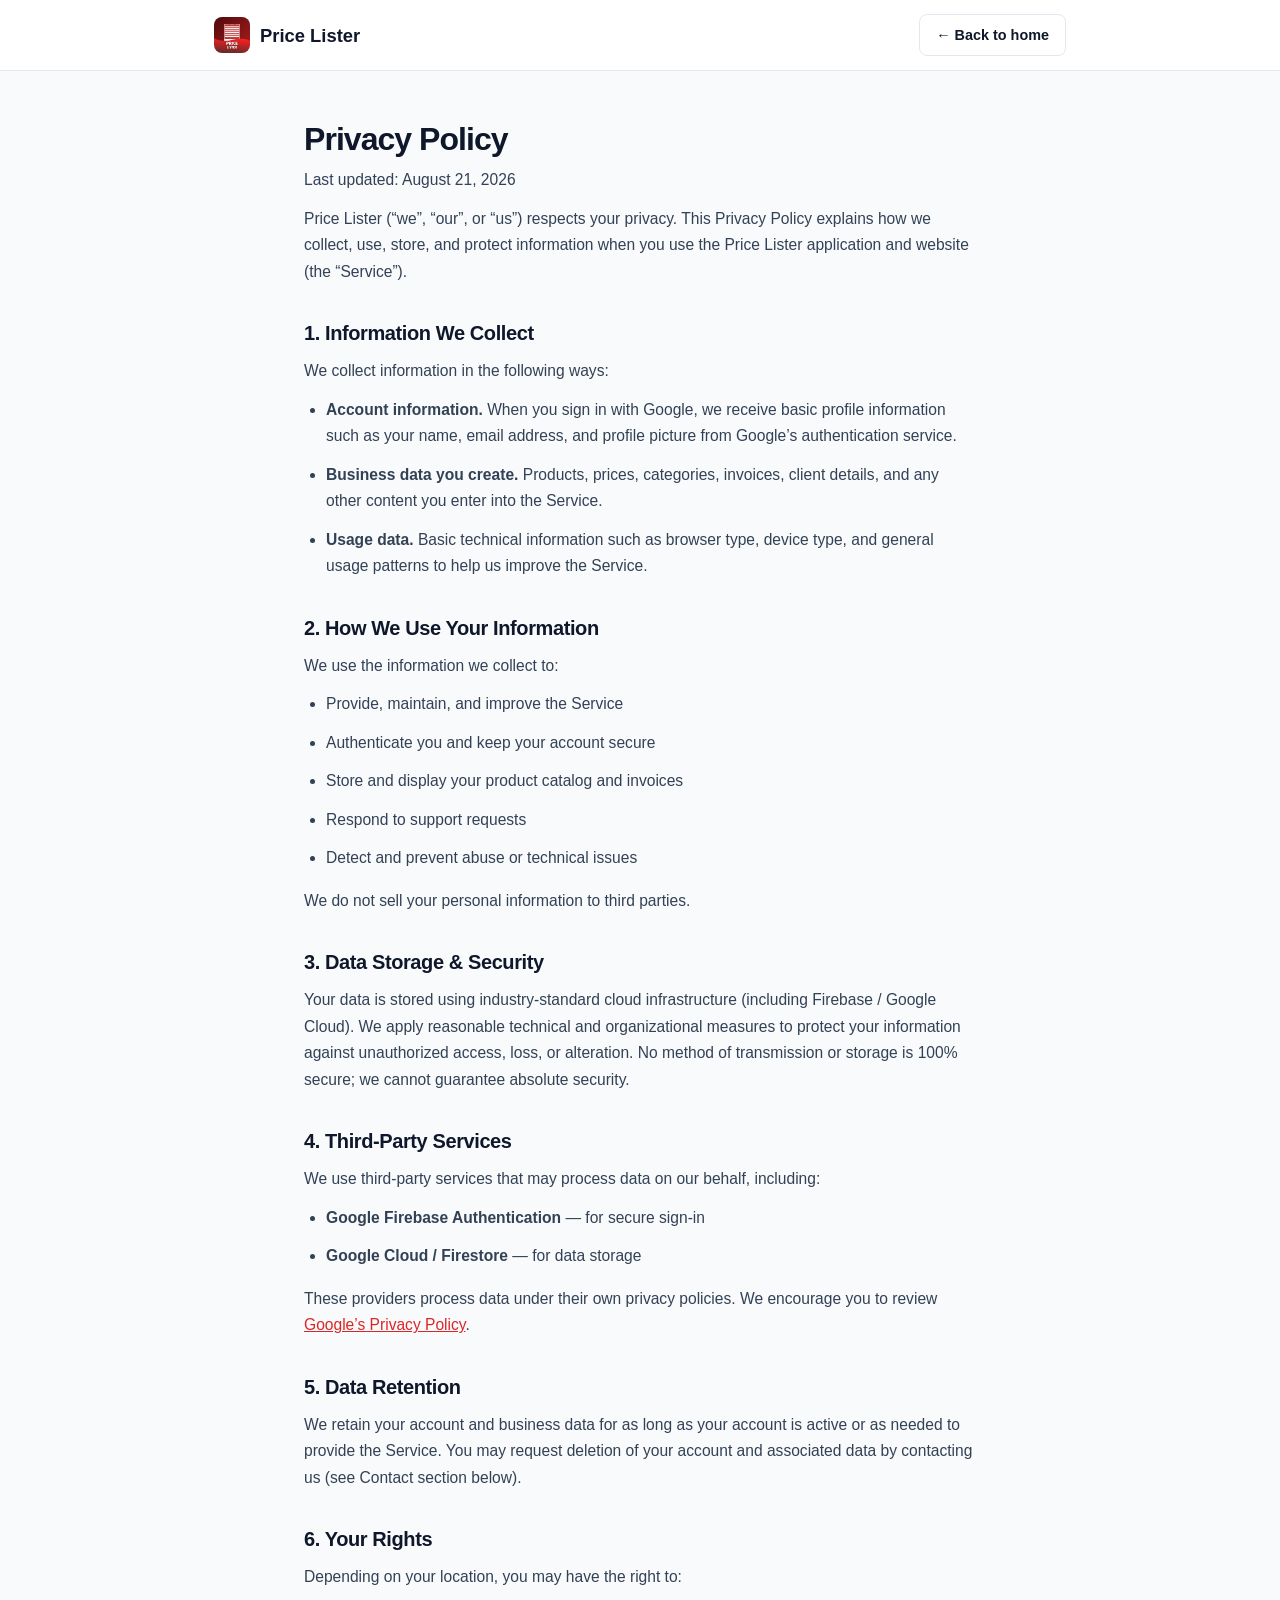
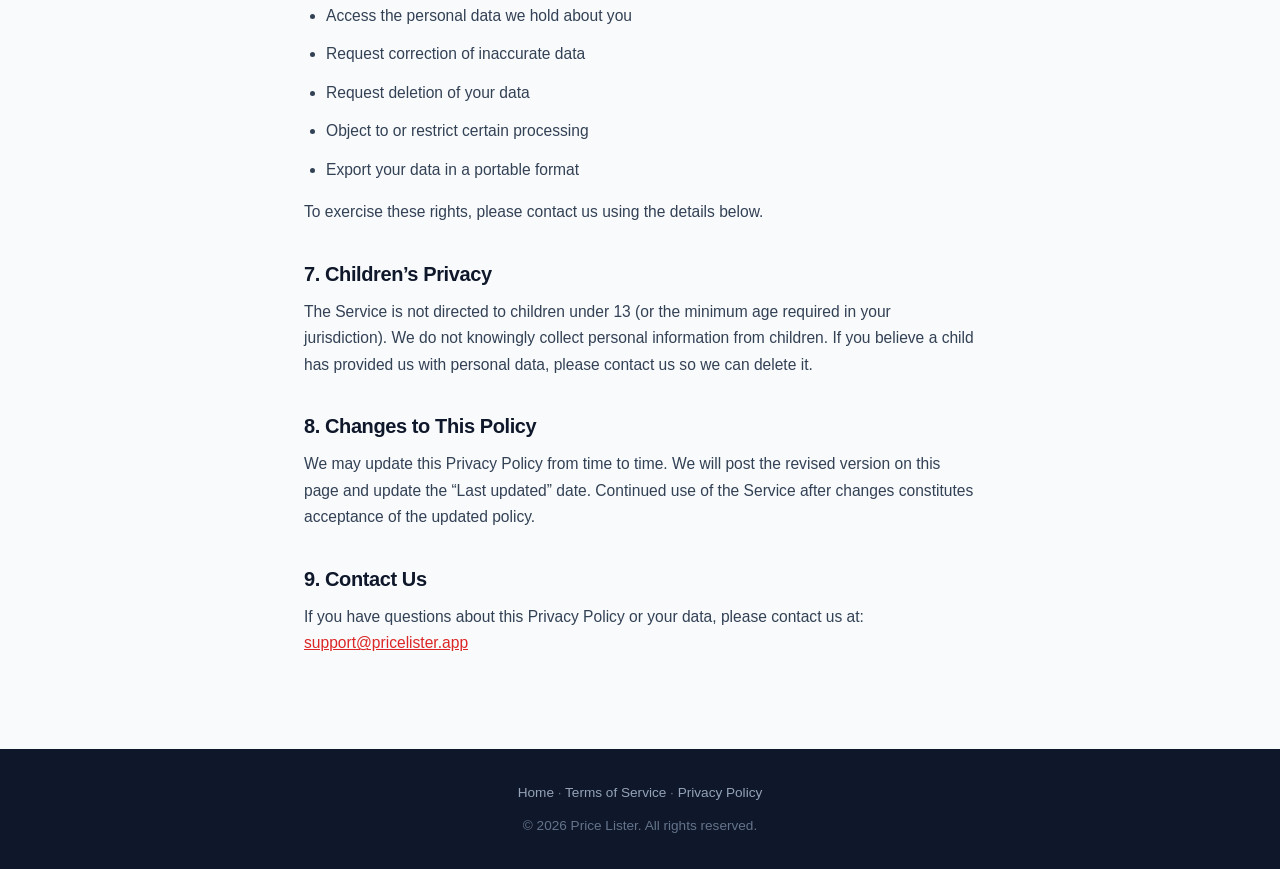
<file: privacy.html>
<!DOCTYPE html>
<html lang="en">

<head>
    <meta charset="UTF-8">
    <meta name="viewport" content="width=device-width, initial-scale=1.0">
    <meta name="description" content="Privacy Policy for Price Lister">
    <title>Privacy Policy | Price Lister</title>
    <link rel="stylesheet" href="theme.css">

    <style>
        * {
            box-sizing: border-box;
            margin: 0;
            padding: 0;
        }

        body {
            font-family: -apple-system, BlinkMacSystemFont, "Segoe UI", Roboto, "Helvetica Neue", Arial, sans-serif;
            background: #f8fafc;
            color: #0f172a;
            line-height: 1.7;
        }

        .site-header {
            position: sticky;
            top: 0;
            z-index: 100;
            background: rgba(255, 255, 255, 0.92);
            backdrop-filter: blur(12px);
            border-bottom: 1px solid #e2e8f0;
        }

        .header-inner {
            max-width: 900px;
            margin: 0 auto;
            padding: 14px 24px;
            display: flex;
            align-items: center;
            justify-content: space-between;
        }

        .logo-link {
            display: flex;
            align-items: center;
            gap: 10px;
            text-decoration: none;
            color: #0f172a;
            font-weight: 700;
            font-size: 1.15rem;
        }

        .logo-link img {
            width: 36px;
            height: 36px;
            object-fit: contain;
            border-radius: 8px;
        }

        .btn-back {
            padding: 8px 16px;
            border-radius: 8px;
            font-size: 0.9rem;
            font-weight: 600;
            text-decoration: none;
            color: #0f172a;
            border: 1px solid #e2e8f0;
            background: #fff;
            transition: background 0.15s;
        }

        .btn-back:hover {
            background: #f1f5f9;
        }

        .legal-content {
            max-width: 720px;
            margin: 0 auto;
            padding: 48px 24px 80px;
        }

        .legal-content h1 {
            font-size: 2rem;
            font-weight: 800;
            letter-spacing: -0.03em;
            margin-bottom: 8px;
        }

        .legal-meta {
            color: #64748b;
            font-size: 0.9rem;
            margin-bottom: 40px;
        }

        .legal-content h2 {
            font-size: 1.25rem;
            font-weight: 700;
            margin-top: 36px;
            margin-bottom: 12px;
            color: #0f172a;
        }

        .legal-content p,
        .legal-content li {
            color: #334155;
            font-size: 0.975rem;
            margin-bottom: 12px;
        }

        .legal-content ul {
            padding-left: 22px;
            margin-bottom: 16px;
        }

        .legal-content a {
            color: #dc2626;
            text-decoration: underline;
        }

        .legal-content a:hover {
            color: #b91c1c;
        }

        .site-footer {
            background: #0f172a;
            color: #94a3b8;
            padding: 32px 24px;
            text-align: center;
            font-size: 0.85rem;
        }

        .site-footer a {
            color: #94a3b8;
            text-decoration: none;
        }

        .site-footer a:hover {
            color: #e2e8f0;
        }
    </style>
</head>

<body>

    <header class="site-header">
        <div class="header-inner">
            <a href="index.html" class="logo-link">
                <img src="pricelister_logo.png" alt="Price Lister">
                Price Lister
            </a>
            <a href="index.html" class="btn-back">← Back to home</a>
        </div>
    </header>

    <main class="legal-content">
        <h1>Privacy Policy</h1>
        <p class="legal-meta">Last updated: August 21, 2026</p>

        <p>
            Price Lister (“we”, “our”, or “us”) respects your privacy. This Privacy Policy explains how we collect,
            use, store, and protect information when you use the Price Lister application and website
            (the “Service”).
        </p>

        <h2>1. Information We Collect</h2>
        <p>We collect information in the following ways:</p>
        <ul>
            <li>
                <strong>Account information.</strong> When you sign in with Google, we receive basic profile
                information such as your name, email address, and profile picture from Google’s authentication service.
            </li>
            <li>
                <strong>Business data you create.</strong> Products, prices, categories, invoices, client details,
                and any other content you enter into the Service.
            </li>
            <li>
                <strong>Usage data.</strong> Basic technical information such as browser type, device type,
                and general usage patterns to help us improve the Service.
            </li>
        </ul>

        <h2>2. How We Use Your Information</h2>
        <p>We use the information we collect to:</p>
        <ul>
            <li>Provide, maintain, and improve the Service</li>
            <li>Authenticate you and keep your account secure</li>
            <li>Store and display your product catalog and invoices</li>
            <li>Respond to support requests</li>
            <li>Detect and prevent abuse or technical issues</li>
        </ul>
        <p>We do not sell your personal information to third parties.</p>

        <h2>3. Data Storage & Security</h2>
        <p>
            Your data is stored using industry-standard cloud infrastructure (including Firebase / Google Cloud).
            We apply reasonable technical and organizational measures to protect your information against
            unauthorized access, loss, or alteration. No method of transmission or storage is 100% secure;
            we cannot guarantee absolute security.
        </p>

        <h2>4. Third-Party Services</h2>
        <p>
            We use third-party services that may process data on our behalf, including:
        </p>
        <ul>
            <li><strong>Google Firebase Authentication</strong> — for secure sign-in</li>
            <li><strong>Google Cloud / Firestore</strong> — for data storage</li>
        </ul>
        <p>
            These providers process data under their own privacy policies. We encourage you to review
            <a href="https://policies.google.com/privacy" target="_blank" rel="noopener">Google’s Privacy Policy</a>.
        </p>

        <h2>5. Data Retention</h2>
        <p>
            We retain your account and business data for as long as your account is active or as needed
            to provide the Service. You may request deletion of your account and associated data by
            contacting us (see Contact section below).
        </p>

        <h2>6. Your Rights</h2>
        <p>Depending on your location, you may have the right to:</p>
        <ul>
            <li>Access the personal data we hold about you</li>
            <li>Request correction of inaccurate data</li>
            <li>Request deletion of your data</li>
            <li>Object to or restrict certain processing</li>
            <li>Export your data in a portable format</li>
        </ul>
        <p>To exercise these rights, please contact us using the details below.</p>

        <h2>7. Children’s Privacy</h2>
        <p>
            The Service is not directed to children under 13 (or the minimum age required in your jurisdiction).
            We do not knowingly collect personal information from children. If you believe a child has provided
            us with personal data, please contact us so we can delete it.
        </p>

        <h2>8. Changes to This Policy</h2>
        <p>
            We may update this Privacy Policy from time to time. We will post the revised version on this page
            and update the “Last updated” date. Continued use of the Service after changes constitutes
            acceptance of the updated policy.
        </p>

        <h2>9. Contact Us</h2>
        <p>
            If you have questions about this Privacy Policy or your data, please contact us at:<br>
            <a href="mailto:support@pricelister.app">support@pricelister.app</a>
        </p>
    </main>

    <footer class="site-footer">
        <p>
            <a href="index.html">Home</a> ·
            <a href="terms.html">Terms of Service</a> ·
            <a href="privacy.html">Privacy Policy</a>
        </p>
        <p style="margin-top: 10px;">© 2026 Price Lister. All rights reserved.</p>
    </footer>

</body>

</html>
</file>
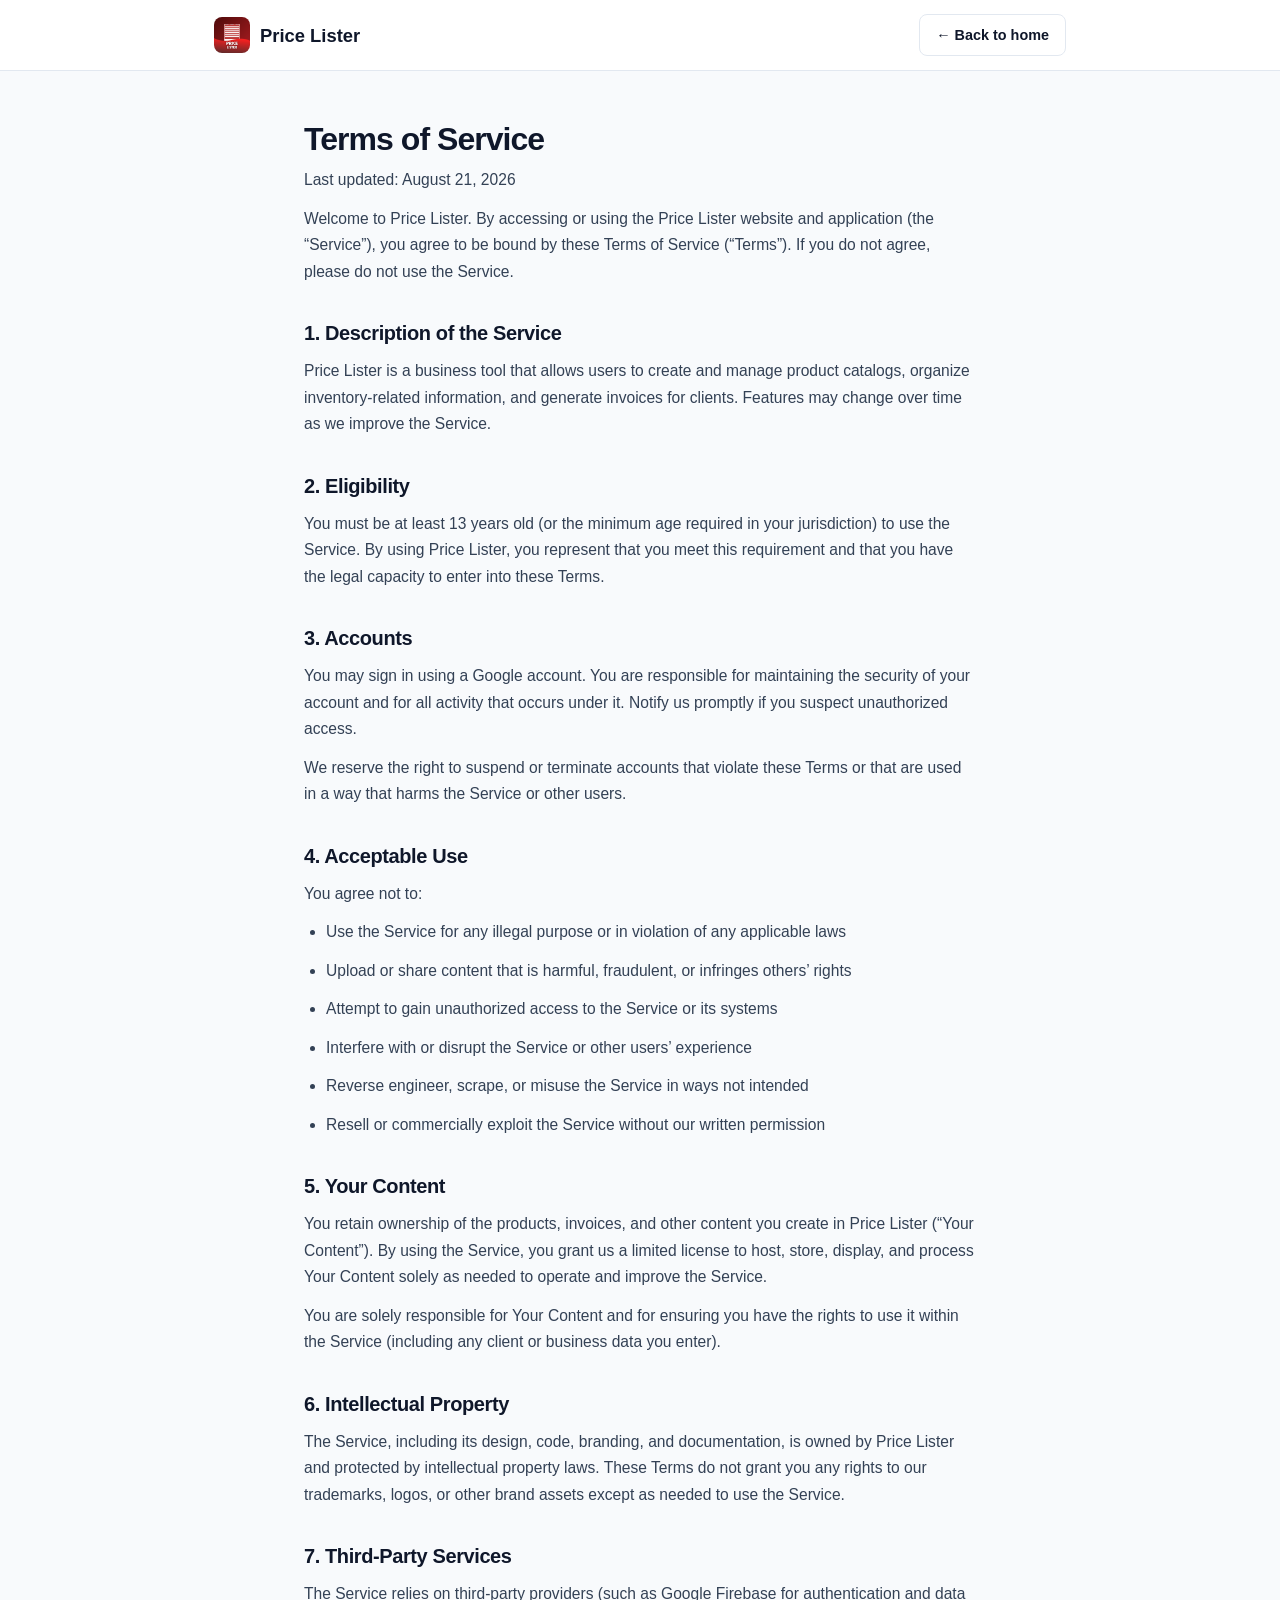
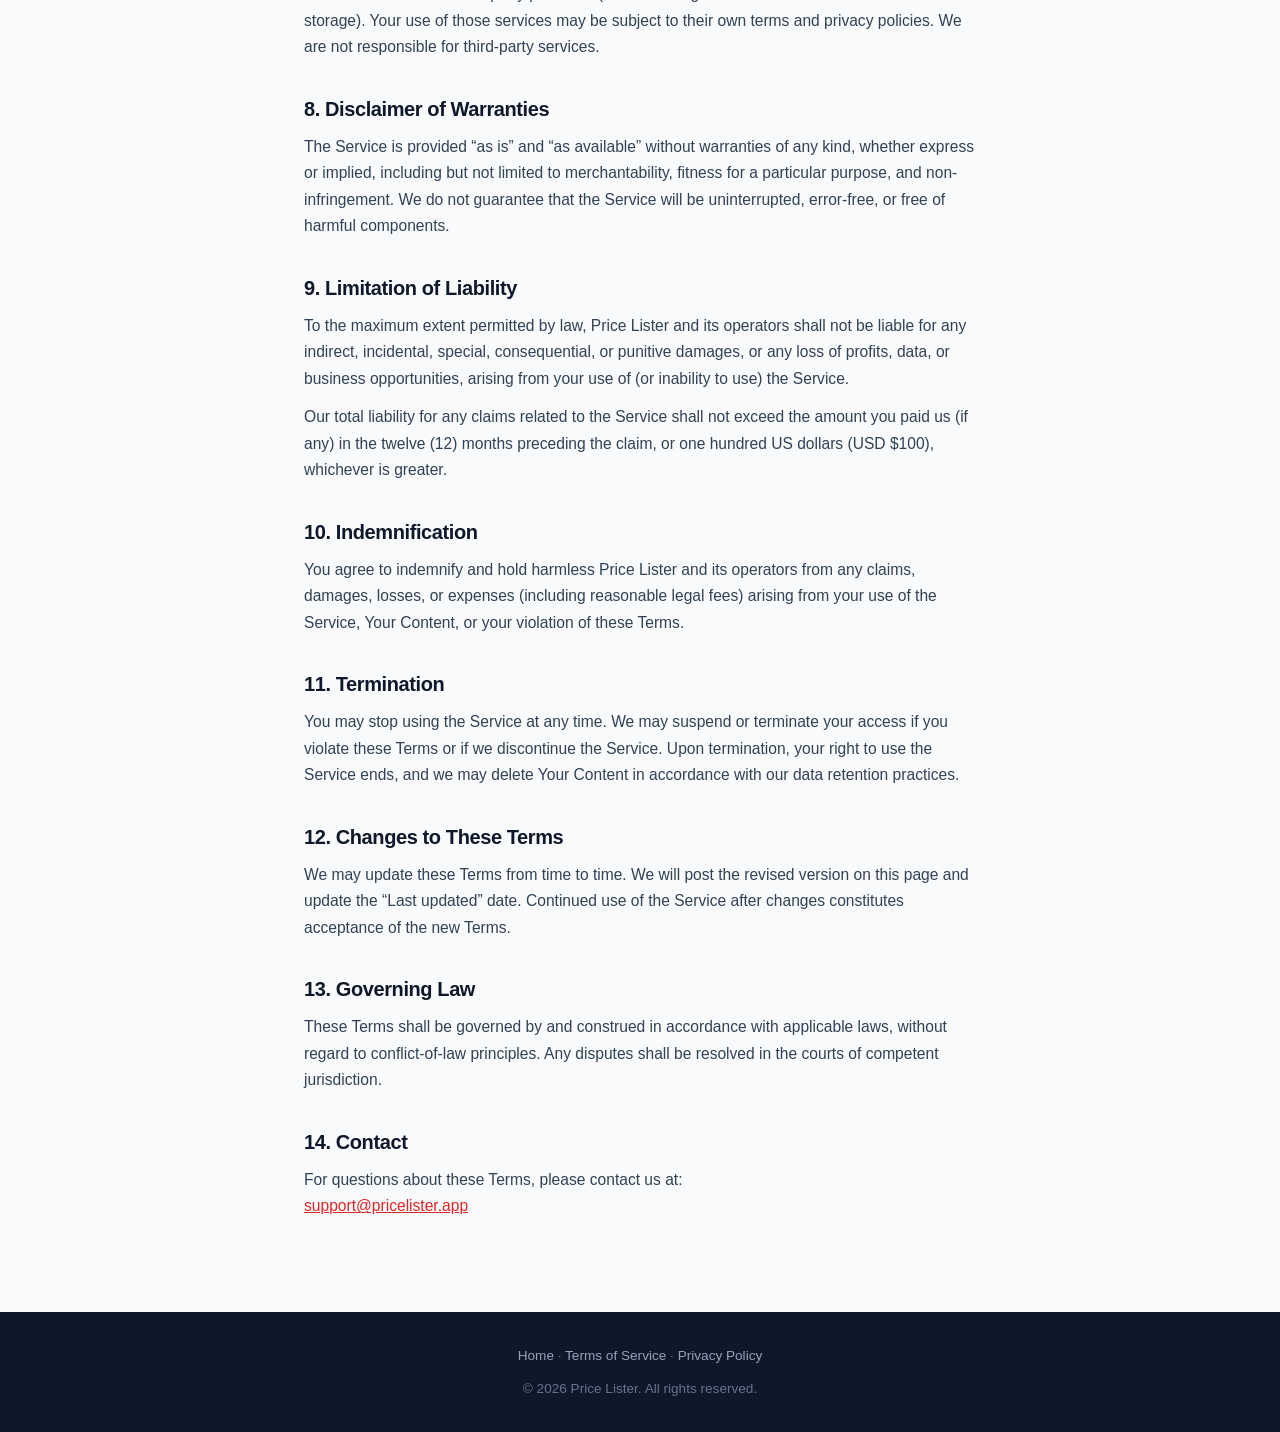
<file: terms.html>
<!DOCTYPE html>
<html lang="en">

<head>
    <meta charset="UTF-8">
    <meta name="viewport" content="width=device-width, initial-scale=1.0">
    <meta name="description" content="Terms of Service for Price Lister">
    <title>Terms of Service | Price Lister</title>
    <link rel="icon" type="image/png" href="pricelister_logo.png">
    <link rel="stylesheet" href="theme.css">

    <style>
        * { box-sizing: border-box; margin: 0; padding: 0; }

        body {
            font-family: -apple-system, BlinkMacSystemFont, "Segoe UI", Roboto, "Helvetica Neue", Arial, sans-serif;
            background: #f8fafc;
            color: #0f172a;
            line-height: 1.7;
        }

        .site-header {
            position: sticky;
            top: 0;
            z-index: 100;
            background: rgba(255, 255, 255, 0.92);
            backdrop-filter: blur(12px);
            border-bottom: 1px solid #e2e8f0;
        }

        .header-inner {
            max-width: 900px;
            margin: 0 auto;
            padding: 14px 24px;
            display: flex;
            align-items: center;
            justify-content: space-between;
        }

        .logo-link {
            display: flex;
            align-items: center;
            gap: 10px;
            text-decoration: none;
            color: #0f172a;
            font-weight: 700;
            font-size: 1.15rem;
        }

        .logo-link img {
            width: 36px;
            height: 36px;
            object-fit: contain;
            border-radius: 8px;
        }

        .btn-back {
            padding: 8px 16px;
            border-radius: 8px;
            font-size: 0.9rem;
            font-weight: 600;
            text-decoration: none;
            color: #0f172a;
            border: 1px solid #e2e8f0;
            background: #fff;
            transition: background 0.15s;
        }

        .btn-back:hover { background: #f1f5f9; }

        .legal-content {
            max-width: 720px;
            margin: 0 auto;
            padding: 48px 24px 80px;
        }

        .legal-content h1 {
            font-size: 2rem;
            font-weight: 800;
            letter-spacing: -0.03em;
            margin-bottom: 8px;
        }

        .legal-meta {
            color: #64748b;
            font-size: 0.9rem;
            margin-bottom: 40px;
        }

        .legal-content h2 {
            font-size: 1.25rem;
            font-weight: 700;
            margin-top: 36px;
            margin-bottom: 12px;
            color: #0f172a;
        }

        .legal-content p,
        .legal-content li {
            color: #334155;
            font-size: 0.975rem;
            margin-bottom: 12px;
        }

        .legal-content ul {
            padding-left: 22px;
            margin-bottom: 16px;
        }

        .legal-content a {
            color: #dc2626;
            text-decoration: underline;
        }

        .legal-content a:hover { color: #b91c1c; }

        .site-footer {
            background: #0f172a;
            color: #94a3b8;
            padding: 32px 24px;
            text-align: center;
            font-size: 0.85rem;
        }

        .site-footer a {
            color: #94a3b8;
            text-decoration: none;
        }

        .site-footer a:hover { color: #e2e8f0; }
    </style>
</head>

<body>

    <header class="site-header">
        <div class="header-inner">
            <a href="index.html" class="logo-link">
                <img src="pricelister_logo.png" alt="Price Lister">
                Price Lister
            </a>
            <a href="index.html" class="btn-back">← Back to home</a>
        </div>
    </header>

    <main class="legal-content">
        <h1>Terms of Service</h1>
        <p class="legal-meta">Last updated: August 21, 2026</p>

        <p>
            Welcome to Price Lister. By accessing or using the Price Lister website and application
            (the “Service”), you agree to be bound by these Terms of Service (“Terms”). If you do not
            agree, please do not use the Service.
        </p>

        <h2>1. Description of the Service</h2>
        <p>
            Price Lister is a business tool that allows users to create and manage product catalogs,
            organize inventory-related information, and generate invoices for clients. Features may
            change over time as we improve the Service.
        </p>

        <h2>2. Eligibility</h2>
        <p>
            You must be at least 13 years old (or the minimum age required in your jurisdiction) to use
            the Service. By using Price Lister, you represent that you meet this requirement and that
            you have the legal capacity to enter into these Terms.
        </p>

        <h2>3. Accounts</h2>
        <p>
            You may sign in using a Google account. You are responsible for maintaining the security
            of your account and for all activity that occurs under it. Notify us promptly if you
            suspect unauthorized access.
        </p>
        <p>
            We reserve the right to suspend or terminate accounts that violate these Terms or that
            are used in a way that harms the Service or other users.
        </p>

        <h2>4. Acceptable Use</h2>
        <p>You agree not to:</p>
        <ul>
            <li>Use the Service for any illegal purpose or in violation of any applicable laws</li>
            <li>Upload or share content that is harmful, fraudulent, or infringes others’ rights</li>
            <li>Attempt to gain unauthorized access to the Service or its systems</li>
            <li>Interfere with or disrupt the Service or other users’ experience</li>
            <li>Reverse engineer, scrape, or misuse the Service in ways not intended</li>
            <li>Resell or commercially exploit the Service without our written permission</li>
        </ul>

        <h2>5. Your Content</h2>
        <p>
            You retain ownership of the products, invoices, and other content you create in Price Lister
            (“Your Content”). By using the Service, you grant us a limited license to host, store,
            display, and process Your Content solely as needed to operate and improve the Service.
        </p>
        <p>
            You are solely responsible for Your Content and for ensuring you have the rights to use it
            within the Service (including any client or business data you enter).
        </p>

        <h2>6. Intellectual Property</h2>
        <p>
            The Service, including its design, code, branding, and documentation, is owned by
            Price Lister and protected by intellectual property laws. These Terms do not grant you
            any rights to our trademarks, logos, or other brand assets except as needed to use the Service.
        </p>

        <h2>7. Third-Party Services</h2>
        <p>
            The Service relies on third-party providers (such as Google Firebase for authentication
            and data storage). Your use of those services may be subject to their own terms and
            privacy policies. We are not responsible for third-party services.
        </p>

        <h2>8. Disclaimer of Warranties</h2>
        <p>
            The Service is provided “as is” and “as available” without warranties of any kind,
            whether express or implied, including but not limited to merchantability, fitness for
            a particular purpose, and non-infringement. We do not guarantee that the Service will
            be uninterrupted, error-free, or free of harmful components.
        </p>

        <h2>9. Limitation of Liability</h2>
        <p>
            To the maximum extent permitted by law, Price Lister and its operators shall not be
            liable for any indirect, incidental, special, consequential, or punitive damages, or
            any loss of profits, data, or business opportunities, arising from your use of (or
            inability to use) the Service.
        </p>
        <p>
            Our total liability for any claims related to the Service shall not exceed the amount
            you paid us (if any) in the twelve (12) months preceding the claim, or one hundred
            US dollars (USD $100), whichever is greater.
        </p>

        <h2>10. Indemnification</h2>
        <p>
            You agree to indemnify and hold harmless Price Lister and its operators from any claims,
            damages, losses, or expenses (including reasonable legal fees) arising from your use of
            the Service, Your Content, or your violation of these Terms.
        </p>

        <h2>11. Termination</h2>
        <p>
            You may stop using the Service at any time. We may suspend or terminate your access
            if you violate these Terms or if we discontinue the Service. Upon termination, your
            right to use the Service ends, and we may delete Your Content in accordance with our
            data retention practices.
        </p>

        <h2>12. Changes to These Terms</h2>
        <p>
            We may update these Terms from time to time. We will post the revised version on this
            page and update the “Last updated” date. Continued use of the Service after changes
            constitutes acceptance of the new Terms.
        </p>

        <h2>13. Governing Law</h2>
        <p>
            These Terms shall be governed by and construed in accordance with applicable laws,
            without regard to conflict-of-law principles. Any disputes shall be resolved in the
            courts of competent jurisdiction.
        </p>

        <h2>14. Contact</h2>
        <p>
            For questions about these Terms, please contact us at:<br>
            <a href="mailto:support@pricelister.app">support@pricelister.app</a>
        </p>
    </main>

    <footer class="site-footer">
        <p>
            <a href="index.html">Home</a> ·
            <a href="terms.html">Terms of Service</a> ·
            <a href="privacy.html">Privacy Policy</a>
        </p>
        <p style="margin-top: 10px;">© 2026 Price Lister. All rights reserved.</p>
    </footer>

</body>

</html>
</file>
<file: theme.css>
/* theme.css - PriceLister Modern Design System */
@import url('https://fonts.googleapis.com/css2?family=Plus+Jakarta+Sans:ital,wght@0,300;0,400;0,500;0,600;0,700;0,800;1,400&family=JetBrains+Mono:wght@400;500;600&display=swap');

:root {
    /* Brand Colors - Signature Crimson */
    --primary: #E11D48;
    --primary-hover: #BE123C;
    --primary-dark: #9F1239;
    --primary-light: #FFF1F2;
    --primary-subtle: rgba(225, 29, 72, 0.08);
    --primary-glow: rgba(225, 29, 72, 0.25);

    /* Neutral & Background Tones */
    --bg-page: #F8FAFC;
    --bg-surface: #FFFFFF;
    --bg-surface-elevated: #FFFFFF;
    --bg-subtle: #F1F5F9;
    --bg-hover: #F8FAFC;
    --bg-sidebar: #0F172A;
    --sidebar-text: #94A3B8;
    --sidebar-text-active: #FFFFFF;
    --sidebar-hover: rgba(255, 255, 255, 0.06);

    /* Borders & Lines */
    --border-color: #E2E8F0;
    --border-subtle: #F1F5F9;
    --border-strong: #CBD5E1;
    --border-focus: #E11D48;

    /* Typography */
    --text-main: #0F172A;
    --text-muted: #64748B;
    --text-subtle: #94A3B8;
    --text-white: #FFFFFF;
    --font-family: 'Plus Jakarta Sans', -apple-system, BlinkMacSystemFont, 'Segoe UI', Roboto, sans-serif;
    --font-mono: 'JetBrains Mono', monospace;

    /* Semantic Status Colors */
    --success: #10B981;
    --success-bg: #ECFDF5;
    --success-border: #A7F3D0;
    --warning: #F59E0B;
    --warning-bg: #FFFBEB;
    --warning-border: #FDE68A;
    --danger: #EF4444;
    --danger-bg: #FEF2F2;
    --danger-border: #FECACA;
    --info: #0EA5E9;
    --info-bg: #F0F9FF;
    --info-border: #BAE6FD;

    /* Radii & Shadows */
    --radius-sm: 6px;
    --radius-md: 10px;
    --radius-lg: 14px;
    --radius-xl: 20px;
    --radius-full: 9999px;

    --shadow-sm: 0 1px 2px 0 rgba(15, 23, 42, 0.05);
    --shadow-md: 0 4px 6px -1px rgba(15, 23, 42, 0.07), 0 2px 4px -2px rgba(15, 23, 42, 0.05);
    --shadow-lg: 0 10px 15px -3px rgba(15, 23, 42, 0.08), 0 4px 6px -4px rgba(15, 23, 42, 0.03);
    --shadow-xl: 0 20px 25px -5px rgba(15, 23, 42, 0.1), 0 8px 10px -6px rgba(15, 23, 42, 0.04);
    --shadow-glow: 0 0 20px var(--primary-glow);

    --transition: all 0.2s cubic-bezier(0.4, 0, 0.2, 1);
}

/* Reset & Base */
*, *::before, *::after {
    box-sizing: border-box;
    margin: 0;
    padding: 0;
}

body {
    font-family: var(--font-family);
    background-color: var(--bg-page);
    color: var(--text-main);
    font-size: 14px;
    line-height: 1.5;
    -webkit-font-smoothing: antialiased;
    min-height: 100vh;
    overflow-x: hidden;
}

/* Headings & Typography */
h1, h2, h3, h4, h5, h6 {
    color: var(--text-main);
    font-weight: 700;
    line-height: 1.25;
    letter-spacing: -0.02em;
}

h1 { font-size: 24px; }
h2 { font-size: 20px; }
h3 { font-size: 16px; }
h4 { font-size: 14px; }

p {
    color: var(--text-muted);
}

a {
    color: var(--primary);
    text-decoration: none;
    transition: var(--transition);
}

a:hover {
    color: var(--primary-hover);
}

/* Layout Hierarchy */
.app-container {
    display: flex;
    height: 100vh;
    width: 100vw;
    overflow: hidden;
}

/* Sidebar */
.sidebar {
    width: 260px;
    background: var(--bg-sidebar);
    display: flex;
    flex-direction: column;
    flex-shrink: 0;
    z-index: 50;
    border-right: 1px solid rgba(255, 255, 255, 0.08);
    transition: transform 0.3s cubic-bezier(0.4, 0, 0.2, 1);
}

.sidebar-header {
    height: 70px;
    display: flex;
    align-items: center;
    justify-content: space-between;
    padding: 0 20px;
    border-bottom: 1px solid rgba(255, 255, 255, 0.08);
}

.sidebar-brand {
    display: flex;
    align-items: center;
    gap: 12px;
    color: #FFFFFF;
    font-size: 18px;
    font-weight: 800;
    letter-spacing: -0.03em;
}

.brand-icon {
    width: 34px;
    height: 34px;
    background: linear-gradient(135deg, var(--primary) 0%, #FB7185 100%);
    border-radius: var(--radius-md);
    display: flex;
    align-items: center;
    justify-content: center;
    color: #FFFFFF;
    box-shadow: 0 4px 10px rgba(225, 29, 72, 0.4);
}

.nav-menu {
    flex: 1;
    overflow-y: auto;
    padding: 16px 12px;
    display: flex;
    flex-direction: column;
    gap: 4px;
}

.nav-menu::-webkit-scrollbar {
    width: 4px;
}
.nav-menu::-webkit-scrollbar-thumb {
    background: rgba(255, 255, 255, 0.1);
    border-radius: 4px;
}

.nav-group-title {
    font-size: 11px;
    font-weight: 700;
    text-transform: uppercase;
    letter-spacing: 0.08em;
    color: #64748B;
    padding: 16px 12px 6px 12px;
}

.nav-item {
    display: flex;
    align-items: center;
    gap: 12px;
    padding: 10px 14px;
    border-radius: var(--radius-md);
    color: var(--sidebar-text);
    font-size: 13.5px;
    font-weight: 600;
    cursor: pointer;
    transition: var(--transition);
    user-select: none;
    position: relative;
}

.nav-item svg {
    width: 18px;
    height: 18px;
    flex-shrink: 0;
    transition: var(--transition);
    opacity: 0.8;
}

.nav-item:hover {
    color: var(--sidebar-text-active);
    background: var(--sidebar-hover);
}

.nav-item:hover svg {
    opacity: 1;
    color: var(--primary);
}

.nav-item.active {
    color: #FFFFFF;
    background: linear-gradient(90deg, rgba(225, 29, 72, 0.2) 0%, rgba(225, 29, 72, 0.05) 100%);
    border-left: 3px solid var(--primary);
}

.nav-item.active svg {
    color: #FB7185;
    opacity: 1;
}

.nav-badge {
    margin-left: auto;
    background: rgba(255, 255, 255, 0.1);
    color: #E2E8F0;
    font-size: 11px;
    font-weight: 700;
    padding: 2px 7px;
    border-radius: var(--radius-full);
}

.sidebar-footer {
    padding: 16px;
    border-top: 1px solid rgba(255, 255, 255, 0.08);
    background: rgba(0, 0, 0, 0.2);
}

.user-profile-card {
    display: flex;
    align-items: center;
    gap: 12px;
    padding: 8px 10px;
    border-radius: var(--radius-md);
    background: rgba(255, 255, 255, 0.04);
}

.user-avatar {
    width: 36px;
    height: 36px;
    border-radius: var(--radius-full);
    background: linear-gradient(135deg, #3B82F6 0%, #8B5CF6 100%);
    color: #FFFFFF;
    font-weight: 700;
    font-size: 14px;
    display: flex;
    align-items: center;
    justify-content: center;
    flex-shrink: 0;
}

.user-info {
    flex: 1;
    min-width: 0;
}

.user-name {
    color: #FFFFFF;
    font-size: 13px;
    font-weight: 600;
    white-space: nowrap;
    overflow: hidden;
    text-overflow: ellipsis;
}

.user-role-tag {
    color: #94A3B8;
    font-size: 11px;
    display: flex;
    align-items: center;
    gap: 4px;
}

/* Main Content Area */
.main-content {
    flex: 1;
    display: flex;
    flex-direction: column;
    min-width: 0;
    overflow-y: auto;
    background: var(--bg-page);
}

/* Top Bar */
.top-bar {
    height: 70px;
    background: rgba(255, 255, 255, 0.9);
    backdrop-filter: blur(12px);
    -webkit-backdrop-filter: blur(12px);
    border-bottom: 1px solid var(--border-color);
    display: flex;
    align-items: center;
    justify-content: space-between;
    padding: 0 28px;
    position: sticky;
    top: 0;
    z-index: 40;
}

.top-bar-left {
    display: flex;
    align-items: center;
    gap: 16px;
}

.breadcrumb-nav {
    display: flex;
    align-items: center;
    gap: 8px;
    font-size: 13.5px;
    font-weight: 500;
    color: var(--text-muted);
}

.breadcrumb-separator {
    color: var(--text-subtle);
    font-size: 12px;
}

.breadcrumb-active {
    color: var(--text-main);
    font-weight: 700;
}

.top-bar-actions {
    display: flex;
    align-items: center;
    gap: 14px;
}

.ws-pill-badge {
    display: flex;
    align-items: center;
    gap: 6px;
    padding: 6px 12px;
    background: var(--primary-light);
    color: var(--primary);
    border: 1px solid rgba(225, 29, 72, 0.2);
    border-radius: var(--radius-full);
    font-size: 12.5px;
    font-weight: 600;
}

.ws-pill-badge .dot {
    width: 6px;
    height: 6px;
    background: var(--primary);
    border-radius: 50%;
    animation: pulseGlow 2s infinite;
}

@keyframes pulseGlow {
    0%, 100% { transform: scale(1); opacity: 1; }
    50% { transform: scale(1.3); opacity: 0.6; }
}

.mobile-toggle-btn {
    display: none;
    background: var(--bg-surface);
    border: 1px solid var(--border-color);
    width: 38px;
    height: 38px;
    border-radius: var(--radius-md);
    cursor: pointer;
    align-items: center;
    justify-content: center;
    color: var(--text-main);
    transition: var(--transition);
}

.mobile-toggle-btn:hover {
    background: var(--bg-subtle);
}

/* Page Body */
.page-content {
    padding: 28px;
    max-width: 1440px;
    margin: 0 auto;
    width: 100%;
}

.view-panel {
    display: none;
}

.view-panel.active {
    display: block;
    animation: viewFadeIn 0.2s cubic-bezier(0.16, 1, 0.3, 1);
}

@keyframes viewFadeIn {
    from {
        opacity: 0;
        transform: translateY(8px);
    }
    to {
        opacity: 1;
        transform: translateY(0);
    }
}

/* Header Container */
.page-header-container {
    display: flex;
    justify-content: space-between;
    align-items: flex-start;
    gap: 16px;
    margin-bottom: 24px;
    flex-wrap: wrap;
}

.page-title {
    font-size: 24px;
    font-weight: 800;
    color: var(--text-main);
    letter-spacing: -0.025em;
    display: flex;
    align-items: center;
    gap: 10px;
}

.page-subtitle {
    font-size: 13.5px;
    color: var(--text-muted);
    margin-top: 4px;
}

.header-controls {
    display: flex;
    align-items: center;
    gap: 10px;
    flex-wrap: wrap;
}

/* Buttons */
.btn {
    display: inline-flex;
    align-items: center;
    justify-content: center;
    gap: 8px;
    padding: 9px 16px;
    font-size: 13.5px;
    font-weight: 600;
    border-radius: var(--radius-md);
    cursor: pointer;
    border: 1px solid transparent;
    transition: var(--transition);
    line-height: 1;
    user-select: none;
    font-family: inherit;
}

.btn svg {
    width: 16px;
    height: 16px;
    flex-shrink: 0;
}

.btn-primary {
    background: var(--primary);
    color: #FFFFFF;
    border-color: var(--primary);
    box-shadow: 0 2px 4px rgba(225, 29, 72, 0.2);
}

.btn-primary:hover {
    background: var(--primary-hover);
    border-color: var(--primary-hover);
    box-shadow: 0 4px 10px var(--primary-glow);
    transform: translateY(-1px);
}

.btn-primary:active {
    transform: translateY(0);
}

.btn-secondary {
    background: var(--bg-surface);
    color: var(--text-main);
    border-color: var(--border-color);
    box-shadow: var(--shadow-sm);
}

.btn-secondary:hover {
    background: var(--bg-subtle);
    border-color: var(--border-strong);
}

.btn-outline {
    background: transparent;
    color: var(--text-main);
    border-color: var(--border-color);
}

.btn-outline:hover {
    background: var(--bg-subtle);
    border-color: var(--border-strong);
    color: var(--primary);
}

.btn-danger {
    background: var(--danger-bg);
    color: var(--danger);
    border-color: var(--danger-border);
}

.btn-danger:hover {
    background: var(--danger);
    color: #FFFFFF;
    border-color: var(--danger);
}

.btn-success {
    background: var(--success);
    color: #FFFFFF;
    border-color: var(--success);
}

.btn-success:hover {
    background: #059669;
}

.btn-sm {
    padding: 6px 12px;
    font-size: 12.5px;
    border-radius: var(--radius-sm);
}

.btn-icon-only {
    padding: 8px;
    border-radius: var(--radius-md);
}

/* Metric / KPI Cards */
.metrics-grid {
    display: grid;
    grid-template-columns: repeat(auto-fit, minmax(240px, 1fr));
    gap: 18px;
    margin-bottom: 28px;
}

.metric-card {
    background: var(--bg-surface);
    border: 1px solid var(--border-color);
    border-radius: var(--radius-lg);
    padding: 20px;
    display: flex;
    justify-content: space-between;
    align-items: flex-start;
    box-shadow: var(--shadow-sm);
    transition: var(--transition);
    position: relative;
    overflow: hidden;
}

.metric-card:hover {
    box-shadow: var(--shadow-md);
    border-color: var(--border-strong);
    transform: translateY(-2px);
}

.metric-card::before {
    content: '';
    position: absolute;
    top: 0;
    left: 0;
    width: 4px;
    height: 100%;
    background: var(--primary);
    opacity: 0;
    transition: var(--transition);
}

.metric-card:hover::before {
    opacity: 1;
}

.metric-info {
    display: flex;
    flex-direction: column;
}

.metric-label {
    font-size: 12.5px;
    font-weight: 600;
    color: var(--text-muted);
    text-transform: uppercase;
    letter-spacing: 0.05em;
    margin-bottom: 6px;
}

.metric-value {
    font-size: 28px;
    font-weight: 800;
    color: var(--text-main);
    letter-spacing: -0.03em;
    line-height: 1.1;
    font-family: var(--font-family);
}

.metric-subtext {
    font-size: 12px;
    color: var(--text-subtle);
    margin-top: 6px;
    display: flex;
    align-items: center;
    gap: 4px;
}

.metric-icon-box {
    width: 46px;
    height: 46px;
    border-radius: var(--radius-md);
    background: var(--bg-subtle);
    display: flex;
    align-items: center;
    justify-content: center;
    color: var(--primary);
    flex-shrink: 0;
}

/* Card Containers */
.content-card {
    background: var(--bg-surface);
    border: 1px solid var(--border-color);
    border-radius: var(--radius-lg);
    box-shadow: var(--shadow-sm);
    overflow: hidden;
    margin-bottom: 24px;
}

.content-card-header {
    padding: 18px 24px;
    border-bottom: 1px solid var(--border-color);
    display: flex;
    align-items: center;
    justify-content: space-between;
    gap: 16px;
    flex-wrap: wrap;
    background: #FFFFFF;
}

.content-card-title {
    font-size: 16px;
    font-weight: 700;
    color: var(--text-main);
    display: flex;
    align-items: center;
    gap: 8px;
}

.content-card-body {
    padding: 24px;
}

/* Toolbar & Filters */
.toolbar-container {
    display: flex;
    align-items: center;
    justify-content: space-between;
    gap: 14px;
    padding: 14px 20px;
    border-bottom: 1px solid var(--border-color);
    background: #FAFAFB;
    flex-wrap: wrap;
}

.search-box-wrapper {
    position: relative;
    flex: 1;
    min-width: 220px;
    max-width: 380px;
}

.search-icon {
    position: absolute;
    left: 12px;
    top: 50%;
    transform: translateY(-50%);
    color: var(--text-subtle);
    pointer-events: none;
    width: 16px;
    height: 16px;
}

.search-input {
    width: 100%;
    padding: 8px 12px 8px 36px;
    border: 1px solid var(--border-color);
    border-radius: var(--radius-md);
    font-size: 13.5px;
    background: #FFFFFF;
    color: var(--text-main);
    transition: var(--transition);
    font-family: inherit;
}

.search-input:focus {
    outline: none;
    border-color: var(--primary);
    box-shadow: 0 0 0 3px var(--primary-subtle);
}

.filter-group {
    display: flex;
    align-items: center;
    gap: 8px;
    flex-wrap: wrap;
}

/* Tables */
.data-table-container {
    overflow-x: auto;
    width: 100%;
    background: #FFFFFF;
}

.data-table {
    width: 100%;
    border-collapse: collapse;
    font-size: 13.5px;
    text-align: left;
}

.data-table th {
    padding: 12px 18px;
    background: #F8FAFC;
    color: var(--text-muted);
    font-size: 11.5px;
    font-weight: 700;
    text-transform: uppercase;
    letter-spacing: 0.06em;
    border-bottom: 1px solid var(--border-color);
    white-space: nowrap;
}

.data-table td {
    padding: 14px 18px;
    border-bottom: 1px solid var(--border-color);
    color: var(--text-main);
    vertical-align: middle;
    transition: var(--transition);
}

.data-table tbody tr {
    transition: var(--transition);
}

.data-table tbody tr:hover {
    background-color: #F8FAFC;
}

.data-table tbody tr:last-child td {
    border-bottom: none;
}

/* Badges */
.badge {
    display: inline-flex;
    align-items: center;
    gap: 5px;
    padding: 3px 9px;
    border-radius: var(--radius-full);
    font-size: 11.5px;
    font-weight: 700;
    line-height: 1.2;
    white-space: nowrap;
}

.badge-primary {
    background: var(--primary-light);
    color: var(--primary);
    border: 1px solid rgba(225, 29, 72, 0.2);
}

.badge-success {
    background: var(--success-bg);
    color: var(--success);
    border: 1px solid var(--success-border);
}

.badge-warning {
    background: var(--warning-bg);
    color: var(--warning);
    border: 1px solid var(--warning-border);
}

.badge-danger {
    background: var(--danger-bg);
    color: var(--danger);
    border: 1px solid var(--danger-border);
}

.badge-neutral {
    background: var(--bg-subtle);
    color: var(--text-muted);
    border: 1px solid var(--border-color);
}

/* Form Styles */
.form-grid {
    display: grid;
    grid-template-columns: repeat(auto-fit, minmax(280px, 1fr));
    gap: 20px;
    margin-bottom: 24px;
}

.form-group {
    display: flex;
    flex-direction: column;
    gap: 6px;
}

.form-group.col-span-2 {
    grid-column: span 2;
}

.form-group.col-span-full {
    grid-column: 1 / -1;
}

.input-label {
    font-size: 13px;
    font-weight: 600;
    color: var(--text-main);
    display: flex;
    align-items: center;
    justify-content: space-between;
}

.input-control {
    width: 100%;
    padding: 9px 13px;
    font-size: 13.5px;
    border: 1px solid var(--border-color);
    border-radius: var(--radius-md);
    background: #FFFFFF;
    color: var(--text-main);
    font-family: inherit;
    transition: var(--transition);
}

.input-control:focus {
    outline: none;
    border-color: var(--primary);
    box-shadow: 0 0 0 3px var(--primary-subtle);
}

.input-control::placeholder {
    color: var(--text-subtle);
}

textarea.input-control {
    resize: vertical;
    min-height: 80px;
}

.input-control[type="color"] {
    height: 40px;
    padding: 3px 6px;
    cursor: pointer;
}

.error-text {
    color: var(--danger);
    font-size: 12px;
    font-weight: 500;
    margin-top: 4px;
    display: none;
}

/* Modals */
.modal-overlay {
    position: fixed;
    top: 0;
    left: 0;
    width: 100vw;
    height: 100vh;
    background: rgba(15, 23, 42, 0.6);
    backdrop-filter: blur(4px);
    -webkit-backdrop-filter: blur(4px);
    display: flex;
    align-items: center;
    justify-content: center;
    z-index: 1000;
    opacity: 0;
    visibility: hidden;
    transition: opacity 0.2s ease, visibility 0.2s ease;
    padding: 20px;
}

.modal-overlay.active {
    opacity: 1;
    visibility: visible;
}

.modal-dialog {
    background: #FFFFFF;
    border-radius: var(--radius-lg);
    width: 100%;
    max-width: 620px;
    box-shadow: var(--shadow-xl);
    transform: scale(0.96) translateY(10px);
    transition: transform 0.2s cubic-bezier(0.16, 1, 0.3, 1);
    max-height: 90vh;
    display: flex;
    flex-direction: column;
    overflow: hidden;
    border: 1px solid var(--border-color);
}

.modal-overlay.active .modal-dialog {
    transform: scale(1) translateY(0);
}

.modal-dialog.modal-lg {
    max-width: 850px;
}

.modal-dialog.modal-xl {
    max-width: 1050px;
}

.modal-header {
    padding: 18px 24px;
    border-bottom: 1px solid var(--border-color);
    display: flex;
    align-items: center;
    justify-content: space-between;
}

.modal-title {
    font-size: 18px;
    font-weight: 800;
    color: var(--text-main);
    letter-spacing: -0.02em;
}

.modal-close-btn {
    background: transparent;
    border: none;
    cursor: pointer;
    color: var(--text-muted);
    font-size: 20px;
    width: 32px;
    height: 32px;
    border-radius: var(--radius-sm);
    display: flex;
    align-items: center;
    justify-content: center;
    transition: var(--transition);
}

.modal-close-btn:hover {
    background: var(--bg-subtle);
    color: var(--text-main);
}

.modal-body {
    padding: 24px;
    overflow-y: auto;
    flex: 1;
}

.modal-footer {
    padding: 16px 24px;
    border-top: 1px solid var(--border-color);
    background: #FAFAFB;
    display: flex;
    justify-content: flex-end;
    align-items: center;
    gap: 12px;
}

/* Toast Notifications */
.toast-container {
    position: fixed;
    bottom: 24px;
    right: 24px;
    z-index: 2000;
    display: flex;
    flex-direction: column;
    gap: 10px;
    pointer-events: none;
}

.toast {
    pointer-events: auto;
    min-width: 300px;
    max-width: 420px;
    padding: 12px 18px;
    background: #0F172A;
    color: #FFFFFF;
    border-radius: var(--radius-md);
    box-shadow: var(--shadow-lg);
    display: flex;
    align-items: center;
    gap: 12px;
    font-size: 13.5px;
    font-weight: 500;
    animation: toastSlideIn 0.3s cubic-bezier(0.16, 1, 0.3, 1);
    transition: var(--transition);
}

.toast.success { border-left: 4px solid var(--success); }
.toast.error { border-left: 4px solid var(--danger); }
.toast.info { border-left: 4px solid var(--info); }

@keyframes toastSlideIn {
    from {
        opacity: 0;
        transform: translateY(20px) scale(0.9);
    }
    to {
        opacity: 1;
        transform: translateY(0) scale(1);
    }
}

/* Loader */
.loader-spinner {
    width: 32px;
    height: 32px;
    border: 3px solid var(--border-color);
    border-top-color: var(--primary);
    border-radius: 50%;
    animation: spinnerRotate 0.8s linear infinite;
    margin: 40px auto;
}

@keyframes spinnerRotate {
    to { transform: rotate(360deg); }
}

/* Printable Invoice Template Styling */
.printable-invoice {
    background: #FFFFFF;
    padding: 36px;
    color: #0F172A;
    font-family: var(--font-family);
}

.printable-invoice-header {
    display: flex;
    justify-content: space-between;
    align-items: flex-start;
    border-bottom: 2px solid var(--border-color);
    padding-bottom: 24px;
    margin-bottom: 24px;
}

.printable-invoice-table {
    width: 100%;
    border-collapse: collapse;
    margin: 24px 0;
}

.printable-invoice-table th {
    background: #F1F5F9;
    padding: 10px 14px;
    text-align: left;
    font-size: 12px;
    text-transform: uppercase;
    font-weight: 700;
    border-bottom: 2px solid #CBD5E1;
}

.printable-invoice-table td {
    padding: 12px 14px;
    border-bottom: 1px solid #E2E8F0;
    font-size: 13.5px;
}

.printable-totals-table {
    width: 320px;
    margin-left: auto;
    border-collapse: collapse;
    margin-top: 16px;
}

.printable-totals-table td {
    padding: 8px 12px;
    font-size: 13.5px;
}

@media print {
    body * {
        visibility: hidden;
    }
    #invoicePrintContainer, #invoicePrintContainer * {
        visibility: visible;
    }
    #invoicePrintContainer {
        position: absolute;
        left: 0;
        top: 0;
        width: 100%;
        margin: 0;
        padding: 20px;
    }
}

/* Empty State Styling */
.empty-state {
    text-align: center;
    padding: 48px 24px;
    color: var(--text-muted);
}

.empty-state-icon {
    width: 56px;
    height: 56px;
    background: var(--bg-subtle);
    border-radius: var(--radius-full);
    display: flex;
    align-items: center;
    justify-content: center;
    margin: 0 auto 16px;
    color: var(--text-subtle);
}

.empty-state-title {
    font-size: 16px;
    font-weight: 700;
    color: var(--text-main);
    margin-bottom: 6px;
}

.empty-state-desc {
    font-size: 13.5px;
    max-width: 400px;
    margin: 0 auto 18px;
}

/* ================= DARK THEME OVERRIDES ================= */
[data-theme="dark"] {
    --bg-page: #0B0F19;
    --bg-surface: #131B2E;
    --bg-surface-elevated: #1E293B;
    --bg-subtle: #1E293B;
    --bg-hover: #1E293B;
    --border-color: #334155;
    --border-subtle: #1E293B;
    --border-strong: #475569;
    --text-main: #F8FAFC;
    --text-muted: #94A3B8;
    --text-subtle: #64748B;
    --shadow-sm: 0 1px 2px 0 rgba(0, 0, 0, 0.4);
    --shadow-md: 0 4px 6px -1px rgba(0, 0, 0, 0.5);
    --shadow-lg: 0 10px 15px -3px rgba(0, 0, 0, 0.6);
}

[data-theme="dark"] .input-control,
[data-theme="dark"] .search-input {
    background-color: #1E293B;
    border-color: #334155;
    color: #F8FAFC;
}

[data-theme="dark"] .input-control:focus,
[data-theme="dark"] .search-input:focus {
    background-color: #0F172A;
    border-color: var(--primary);
}

[data-theme="dark"] .content-card,
[data-theme="dark"] .kpi-card,
[data-theme="dark"] .modal-dialog {
    background-color: #131B2E;
    border-color: #334155;
}

[data-theme="dark"] .data-table thead th {
    background-color: #1E293B;
    color: #94A3B8;
    border-color: #334155;
}

[data-theme="dark"] .data-table tbody td {
    border-color: #334155;
    color: #F8FAFC;
}

[data-theme="dark"] .data-table tbody tr:hover {
    background-color: rgba(255, 255, 255, 0.03);
}

[data-theme="dark"] .top-bar {
    background: rgba(19, 27, 46, 0.85);
    border-color: #334155;
}

[data-theme="dark"] .btn-secondary,
[data-theme="dark"] .btn-outline {
    background-color: #1E293B;
    border-color: #334155;
    color: #F8FAFC;
}

[data-theme="dark"] .btn-secondary:hover,
[data-theme="dark"] .btn-outline:hover {
    background-color: #334155;
}

/* Variation Studio & Presets */
.var-preset-pill {
    display: inline-flex;
    align-items: center;
    gap: 4px;
    padding: 4px 10px;
    border-radius: var(--radius-full);
    background: var(--bg-subtle);
    border: 1px solid var(--border-color);
    font-size: 11.5px;
    font-weight: 600;
    color: var(--text-muted);
    cursor: pointer;
    transition: var(--transition);
}

.var-preset-pill:hover {
    background: var(--primary-light);
    color: var(--primary);
    border-color: var(--primary);
}

.btn-var-preview {
    display: inline-flex;
    align-items: center;
    gap: 5px;
    padding: 3px 8px;
    border-radius: var(--radius-sm);
    background: var(--primary-light);
    color: var(--primary);
    font-size: 11px;
    font-weight: 700;
    border: 1px solid rgba(225, 29, 72, 0.2);
    cursor: pointer;
    transition: var(--transition);
}

.btn-var-preview:hover {
    background: var(--primary);
    color: #fff;
}

.pos-receipt-container {
    width: 320px;
    margin: 0 auto;
    background: #fff;
    color: #000;
    padding: 16px;
    font-family: 'JetBrains Mono', monospace;
    font-size: 12px;
    border: 1px dashed #ccc;
}

/* ================= DASHBOARD MAXIMUM UX ENHANCEMENTS ================= */
.welcome-banner {
    background: linear-gradient(135deg, rgba(225, 29, 72, 0.08) 0%, rgba(15, 23, 42, 0.04) 100%);
    border: 1px solid var(--border-color);
    border-radius: var(--radius-lg);
    padding: 20px 24px;
    margin-bottom: 24px;
    display: flex;
    justify-content: space-between;
    align-items: center;
    flex-wrap: wrap;
    gap: 16px;
}

[data-theme="dark"] .welcome-banner {
    background: linear-gradient(135deg, rgba(225, 29, 72, 0.15) 0%, rgba(30, 41, 59, 0.5) 100%);
    border-color: #334155;
}

.welcome-greeting-title {
    font-size: 18px;
    font-weight: 800;
    color: var(--text-main);
    display: flex;
    align-items: center;
    gap: 8px;
}

.period-pill {
    padding: 5px 12px;
    border-radius: var(--radius-full);
    font-size: 12px;
    font-weight: 600;
    border: 1px solid var(--border-color);
    background: var(--bg-surface);
    color: var(--text-muted);
    cursor: pointer;
    transition: var(--transition);
}

.period-pill:hover {
    color: var(--text-main);
    border-color: var(--border-strong);
}

.period-pill.active {
    background: var(--primary);
    color: #FFFFFF;
    border-color: var(--primary);
    box-shadow: 0 2px 6px var(--primary-glow);
}

.dashboard-chart-container {
    background: var(--bg-surface);
    border: 1px solid var(--border-color);
    border-radius: var(--radius-lg);
    padding: 20px;
    box-shadow: var(--shadow-sm);
    display: flex;
    flex-direction: column;
}

.chart-svg-area {
    width: 100%;
    height: 180px;
    margin-top: 16px;
}

.health-meter-bar {
    display: flex;
    height: 10px;
    border-radius: var(--radius-full);
    overflow: hidden;
    background: var(--bg-subtle);
    margin: 12px 0 16px;
}

.health-meter-seg {
    height: 100%;
    transition: width 0.4s ease;
}

.health-legend-grid {
    display: grid;
    grid-template-columns: repeat(auto-fit, minmax(110px, 1fr));
    gap: 10px;
}

.health-legend-card {
    background: var(--bg-subtle);
    border: 1px solid var(--border-color);
    border-radius: var(--radius-md);
    padding: 10px 12px;
}

.ranking-table-item {
    display: flex;
    align-items: center;
    justify-content: space-between;
    padding: 10px 12px;
    border-bottom: 1px solid var(--border-subtle);
    transition: var(--transition);
}

.ranking-table-item:last-child {
    border-bottom: none;
}

.ranking-table-item:hover {
    background: var(--bg-subtle);
}

.ranking-pos-badge {
    width: 24px;
    height: 24px;
    border-radius: 50%;
    background: var(--bg-subtle);
    color: var(--text-main);
    display: flex;
    align-items: center;
    justify-content: center;
    font-size: 11.5px;
    font-weight: 800;
    flex-shrink: 0;
}

.ranking-pos-badge.top-1 { background: #FEF08A; color: #854D0E; }
.ranking-pos-badge.top-2 { background: #E2E8F0; color: #334155; }
.ranking-pos-badge.top-3 { background: #FFEDD5; color: #9A3412; }

/* Responsive Media Queries */
@media (max-width: 992px) {
    .sidebar {
        position: fixed;
        top: 0;
        left: 0;
        height: 100vh;
        transform: translateX(-100%);
        box-shadow: var(--shadow-xl);
    }

    .sidebar.open {
        transform: translateX(0);
    }

    .sidebar-overlay {
        display: none;
        position: fixed;
        top: 0;
        left: 0;
        width: 100vw;
        height: 100vh;
        background: rgba(15, 23, 42, 0.5);
        backdrop-filter: blur(2px);
        z-index: 45;
    }

    .sidebar.open ~ .sidebar-overlay {
        display: block;
    }

    .mobile-toggle-btn {
        display: flex;
    }

    .page-content {
        padding: 18px;
    }

    .form-group.col-span-2 {
        grid-column: span 1;
    }
}
</file>
